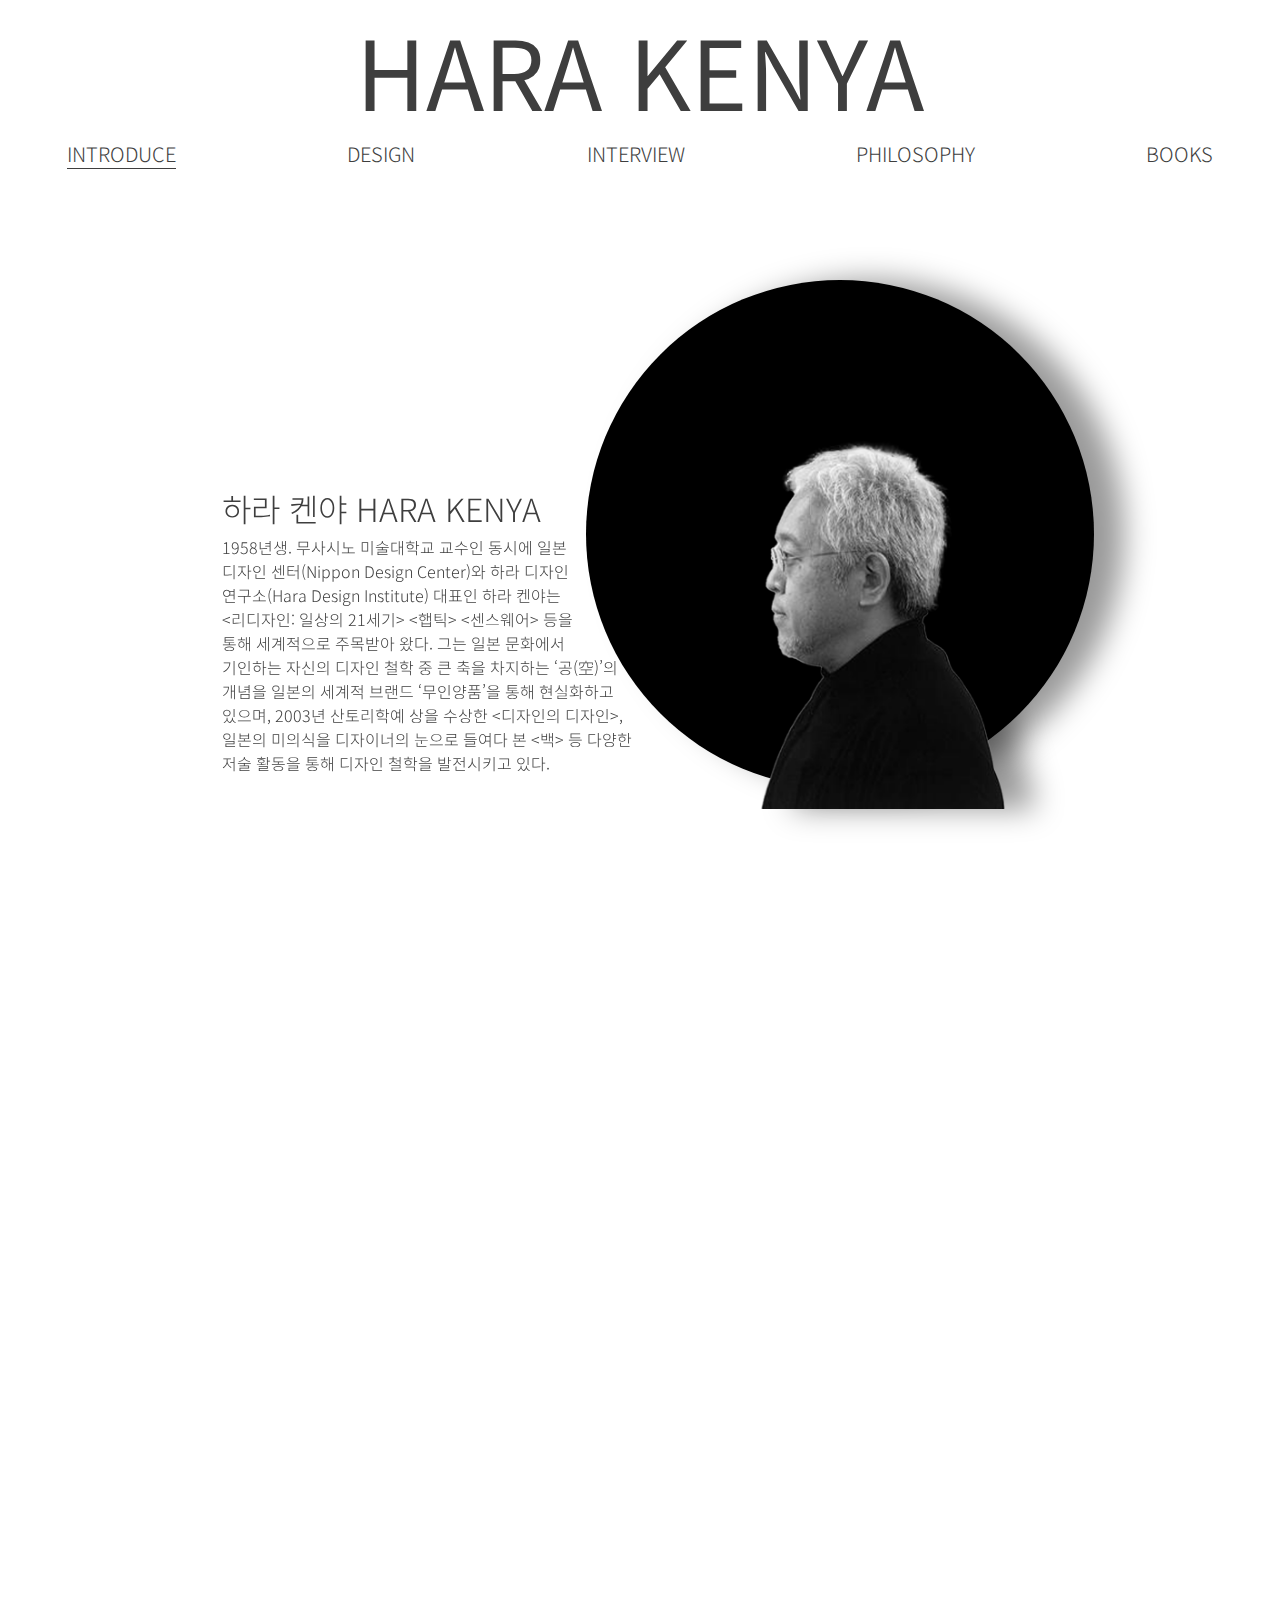
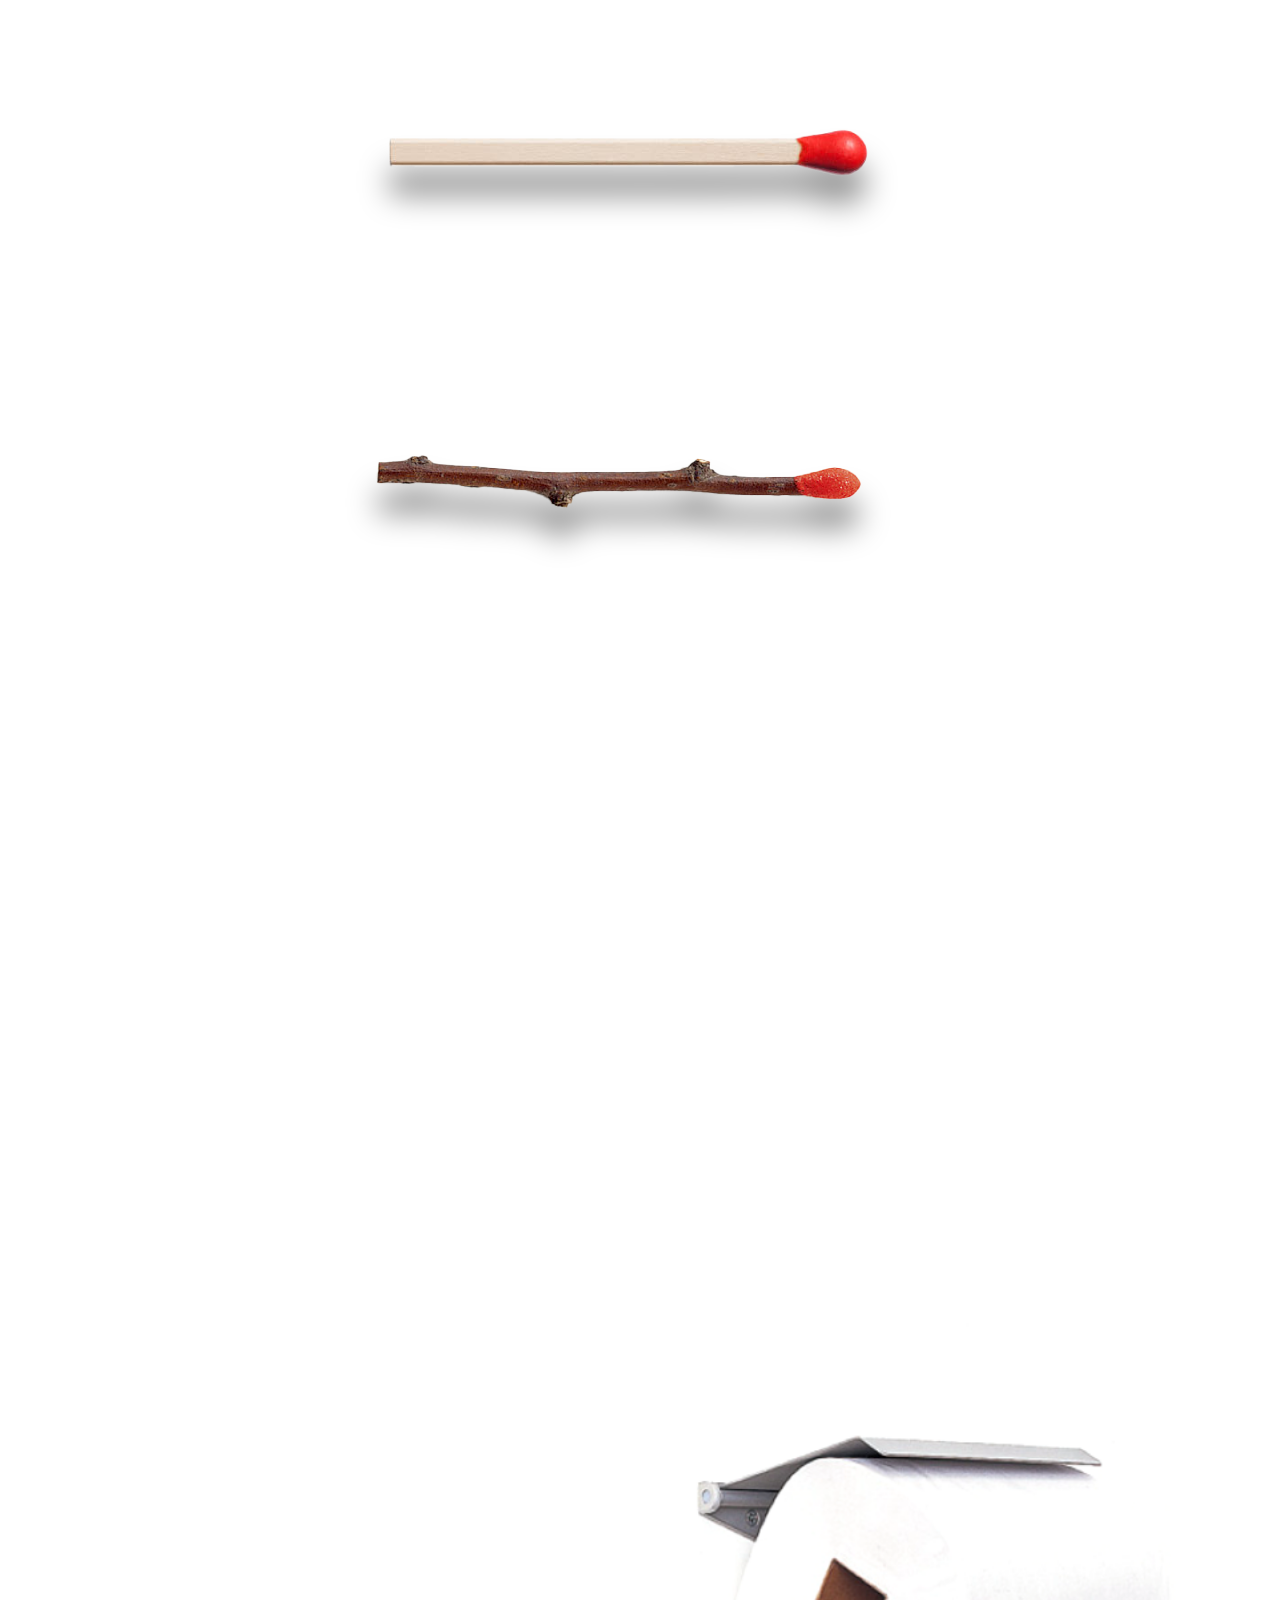
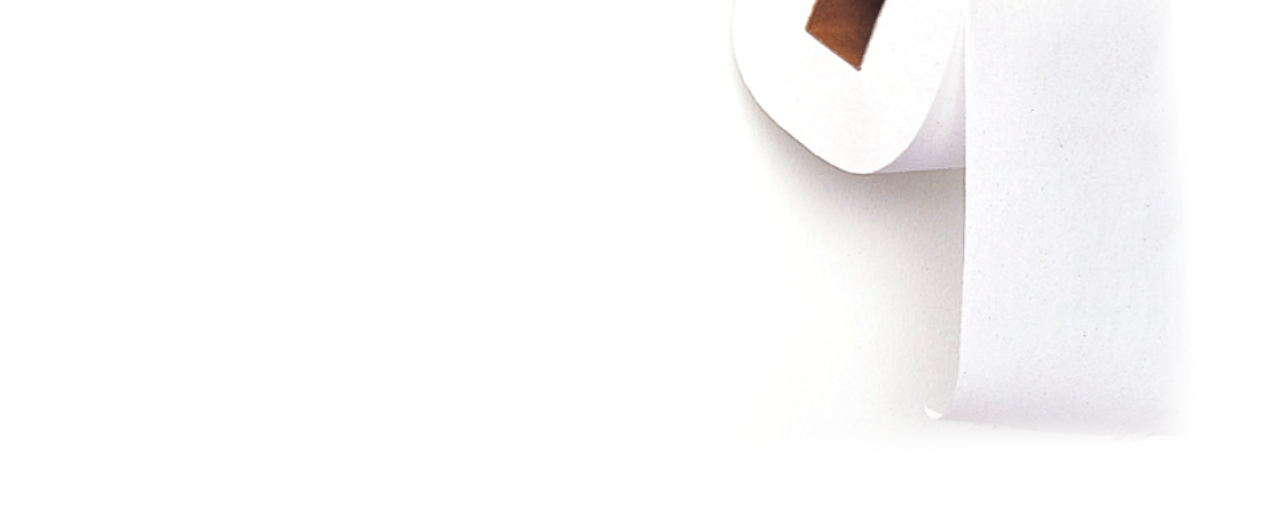
<file: pg_01.html>
<!DOCTYPE html>
<html lang="ko">
<head>
    <meta charset="UTF-8">
    <meta name="viewport" content="width=device-width, initial-scale=1.0">
    <title>Hara kenya INTRODUCE</title>
    <link rel="stylesheet" href="pg_style.css">
    <link href="https://unpkg.com/aos@2.3.1/dist/aos.css" rel="stylesheet">
    <link rel="website icon" type="png" href="img/favicon1.png">
    <link rel="preconnect" href="https://fonts.googleapis.com">
    <link rel="preconnect" href="https://fonts.gstatic.com" crossorigin>
    <link href="https://fonts.googleapis.com/css2?family=Noto+Sans+JP:wght@100;200;300;400;500;600;700;800;900&family=Noto+Sans+KR:wght@100;200;300;400;500;600;700;800;900&family=Rufina:wght@400;700&display=swap" rel="stylesheet">
</head>
<body>
<div class="wrapall">
    <header>
        <ul>
            <li><a href="index.html">HARA KENYA</a></li>
        </ul>
</header>
    <nav>
        <ul>
            <li><a href="pg_01.html" style="border-bottom: 1px solid #3E3E3E;">INTRODUCE</a></li>
            <li><a href="pg_02.html">DESIGN</a></li>
            <li><a href="pg_03.html">INTERVIEW</a></li>
            <li><a href="pg_04.html">PHILOSOPHY</a></li>
            <li><a href="pg_05.html">BOOKS</a></li>
        </ul>
    </nav>
<section>
    
    <div class="wrap1">
        
        <div class="box1" data-aos="zoom-in"
        data-aos-duration="2000"> 
            <img src="img/cercle_01.png" alt="">
        </div>
        <div class="box2">
            <img src="img/pg01_img01.png" alt="">
        </div>
        <div class="tex1">
            하라 켄야 HARA KENYA
        </div>
        <div class="tex2">
            1958년생. 무사시노 미술대학교 교수인 동시에 일본 <br>
디자인 센터(Nippon Design Center)와 하라 디자인 <br>
연구소(Hara Design Institute) 대표인 하라 켄야는 <br>
<리디자인: 일상의 21세기> <햅틱> <센스웨어> 등을 <br>
통해 세계적으로 주목받아 왔다. 그는 일본 문화에서 <br>
기인하는 자신의 디자인 철학 중 큰 축을 차지하는 ‘공(空)’의 <br>
개념을 일본의 세계적 브랜드 ‘무인양품’을 통해 현실화하고 <br>
있으며, 2003년 산토리학예 상을 수상한 <디자인의 디자인>, <br>
일본의 미의식을 디자이너의 눈으로 들여다 본 <백> 등 다양한 <br>
저술 활동을 통해 디자인 철학을 발전시키고 있다.<br>
        </div>

    </div>
    <div class="wrap2">
        <div class="box3"><img src="img/pg01_img02.png" alt=""></div>
        <div class="tex4" data-aos="fade-up"
        data-aos-duration="1500">デザインは、形や素材の斬新さで聴衆を驚かせる行為ではありません。</div>
        <div class="tex5" data-aos="fade-up"
        data-aos-duration="1500">디자인은 형태나 재료의 참신함으로 청중을 놀라게 하는 행위가 아닙니다. </div>
        <div class="tex6" data-aos="fade-up"
        data-aos-duration="1500">それは、日常生活のごくありふれた隙間から驚くべきアイデアを繰り返し抽出する独創性です。</div>
        <div class="tex7" data-aos="fade-up"
        data-aos-duration="1500">일상생활의 평범함 속에서 놀라운 아이디어를 반복적으로 뽑아내는 것이 바로 독창성입니다.</div>
    </div>
    <div class="wrap3">
        <div class="box4"><img src="img/backimg04.png" alt=""></div>
        <div class="tex8" data-aos="fade-down"
        data-aos-duration="1500"> 하라 켄야는 일본의 그래픽 디자이너·무사시노 미술대학 교수·일본 디자인센터<br> 대표이다. 오카야마현 오카야마시 출신으로, 히로니시 초등학교, 아사히나카 초 <br>등학교, 오카야마현 타치오카산조산 고등학교를 거치고, 1983년 무사시노 미술 <br>대학 대학원에서 디자인 전공을 수료했다. 같은 해 일본 디자인 센터에 입사하여 <br> 활동하였다. 2001년부터 무인양품(Muji)에서 아트 디렉터로 활동하고 있다. 무 <br>사시노 미술대학에는 2003년 4월 1일에 착임했으며 커뮤니케이션 디자인, 디자 <br>인 론, 그래픽 디자인, 공간 디자인, 브랜딩, 광고 디자인, 포장 디자인, 편집 디자 <br>인을 아우르는 디자인 영역을 커뮤니케이션의 관점에서 종합해나가는 프로젝트 <br>를 진행하고 있다.</div>
        <div class="tex9" data-aos="fade-down"
        data-aos-duration="1500"> 그는 익숙한 것을 미지화하여 새롭게 탐구하는 것도 창조라고 보았다. 새로움은<br> 없던 것을 창조하는 것이 아니라 이미 있는 것에서 앎이 미치지 못했던 부분을 깨 <br>닫고 새롭게 인식하는 것이라고 하였다.</div>
    </div>
</section>
<footer>

</footer>
</div>
</body>

<script src="https://unpkg.com/aos@2.3.1/dist/aos.js"></script>
<script>
    AOS.init();
  </script>
</html>
</file>
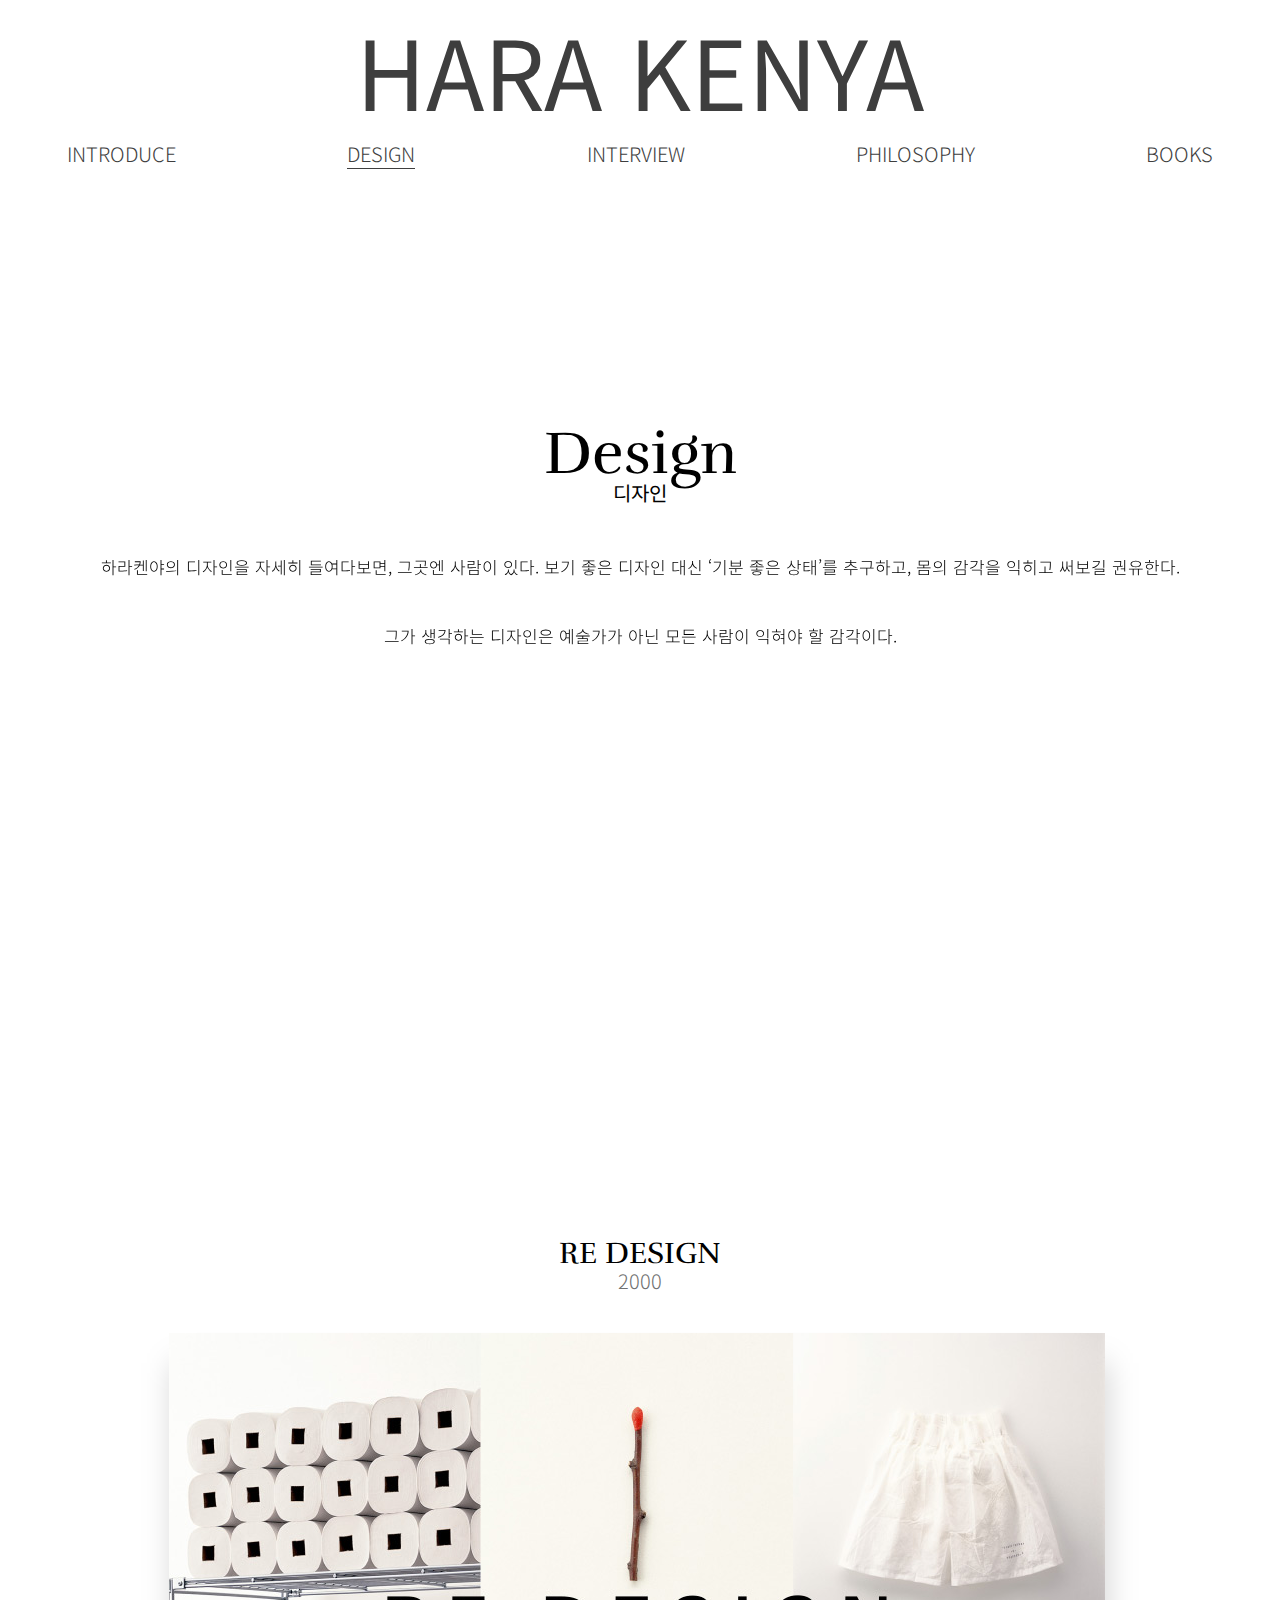
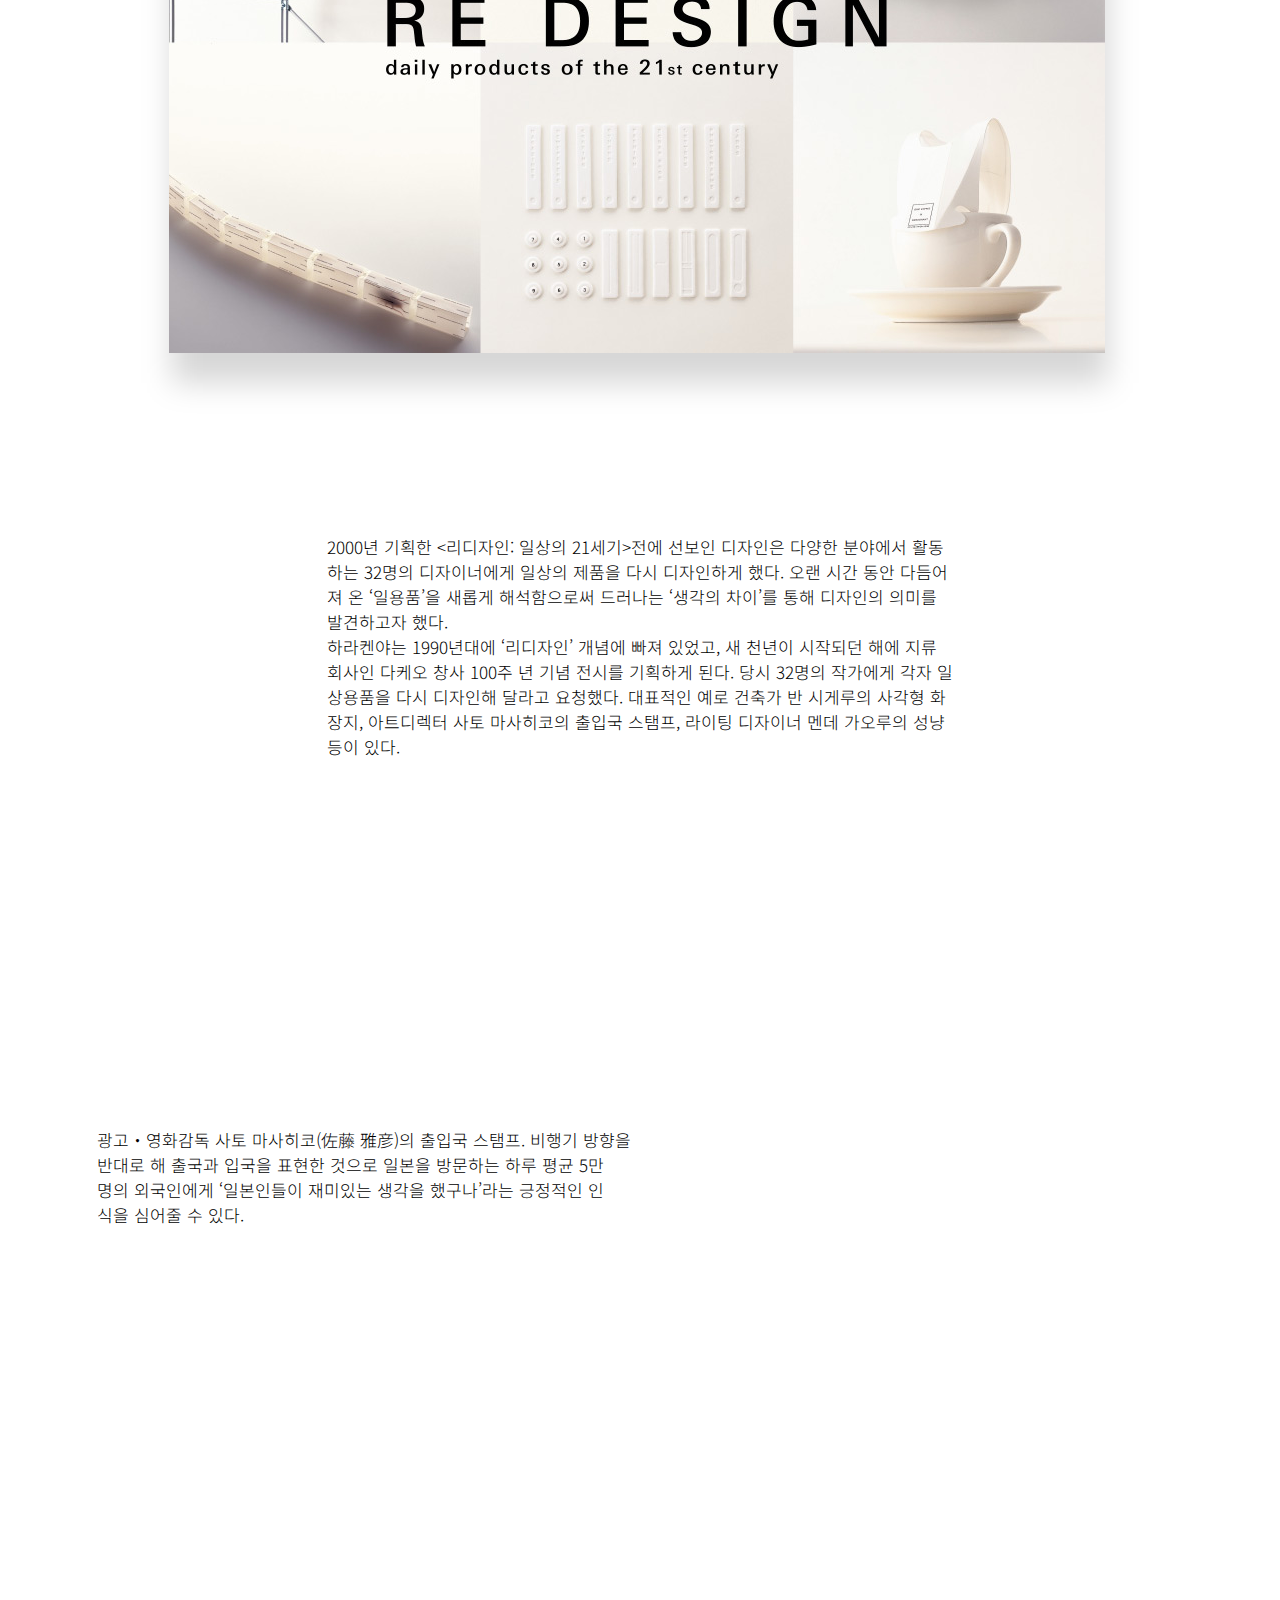
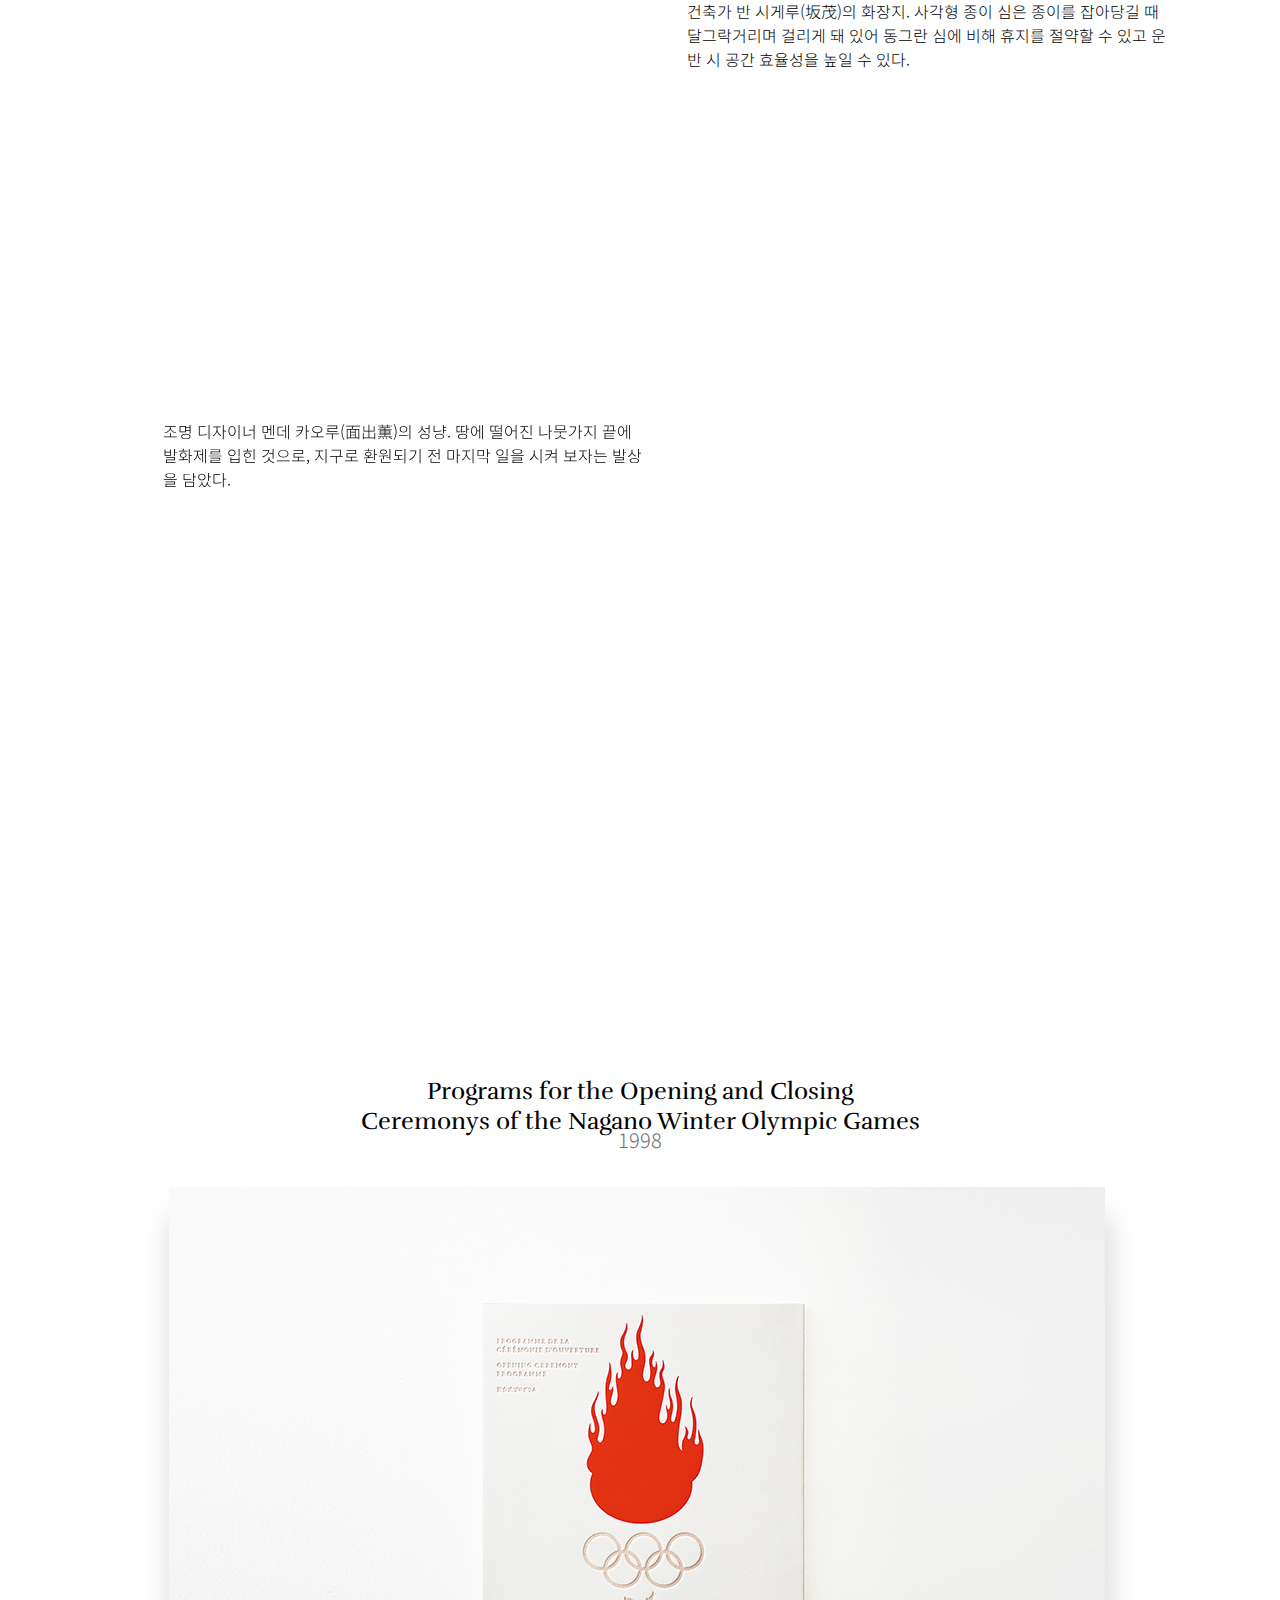
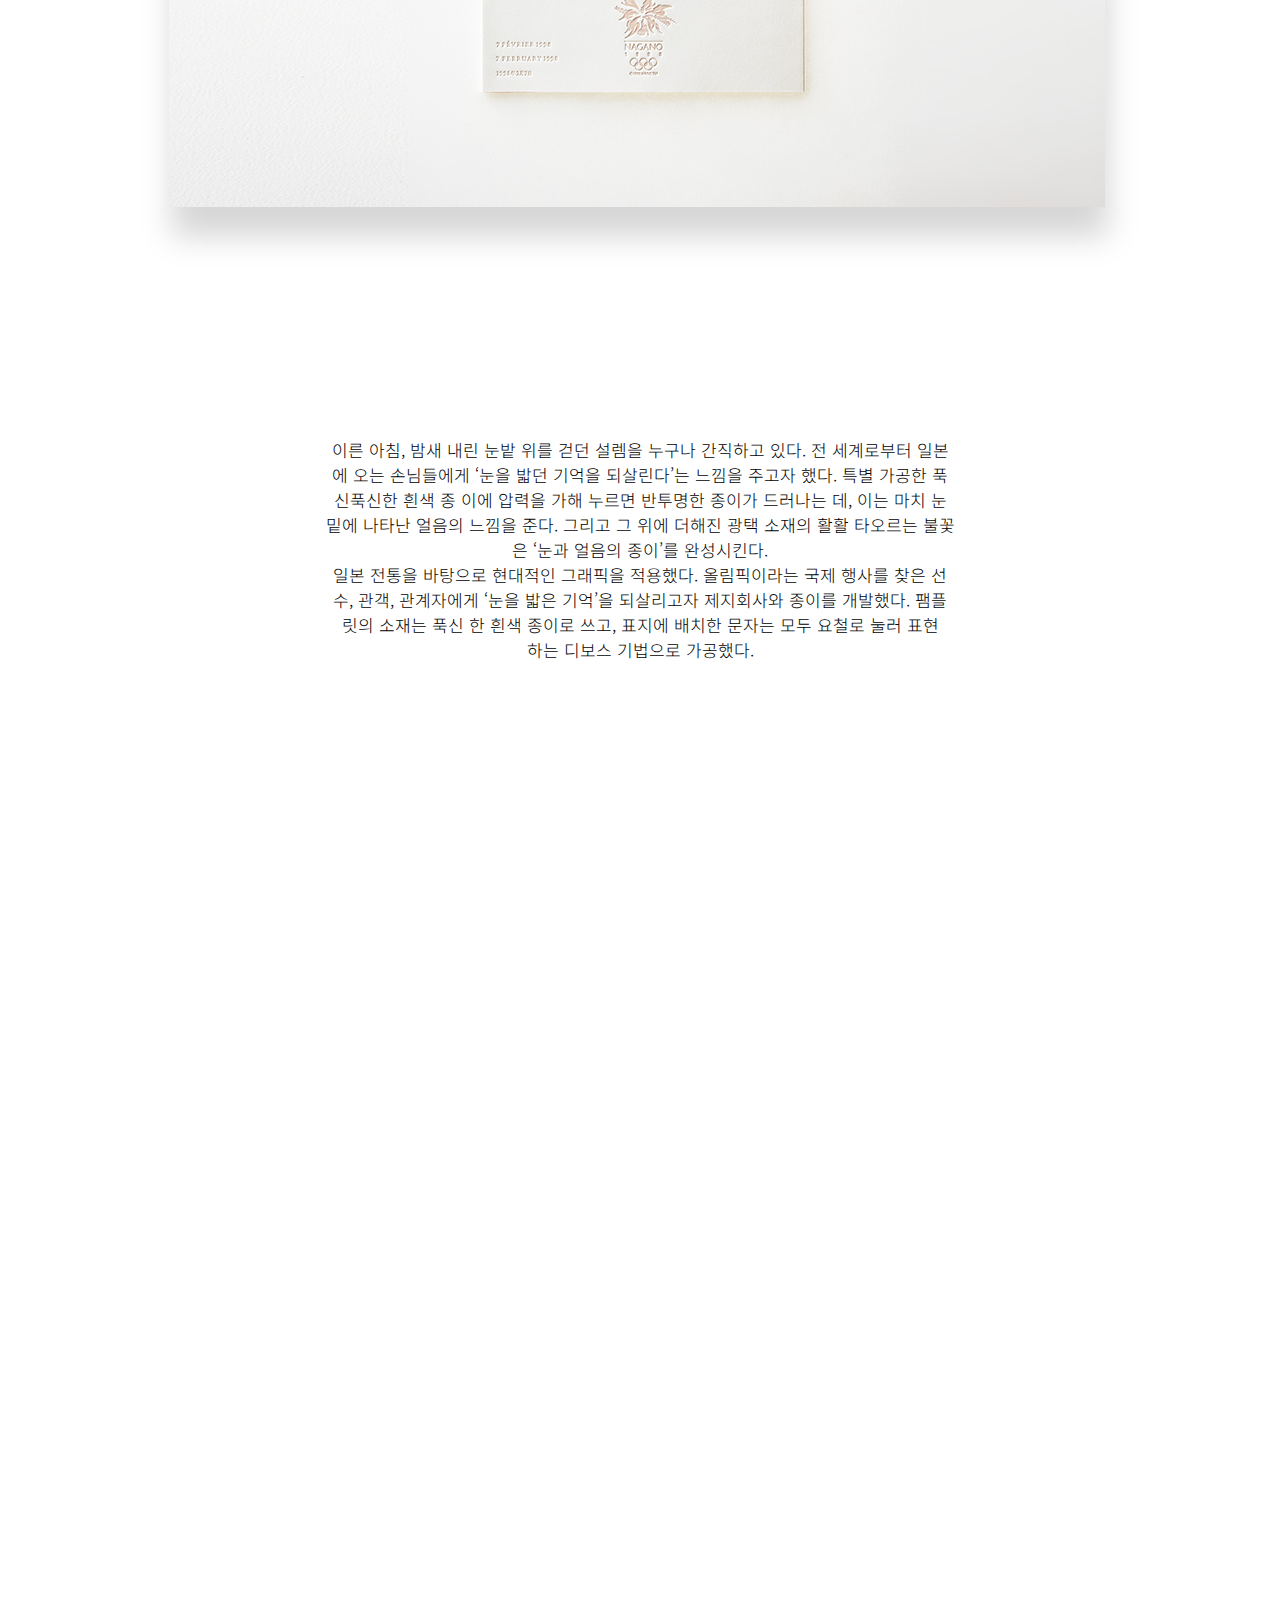
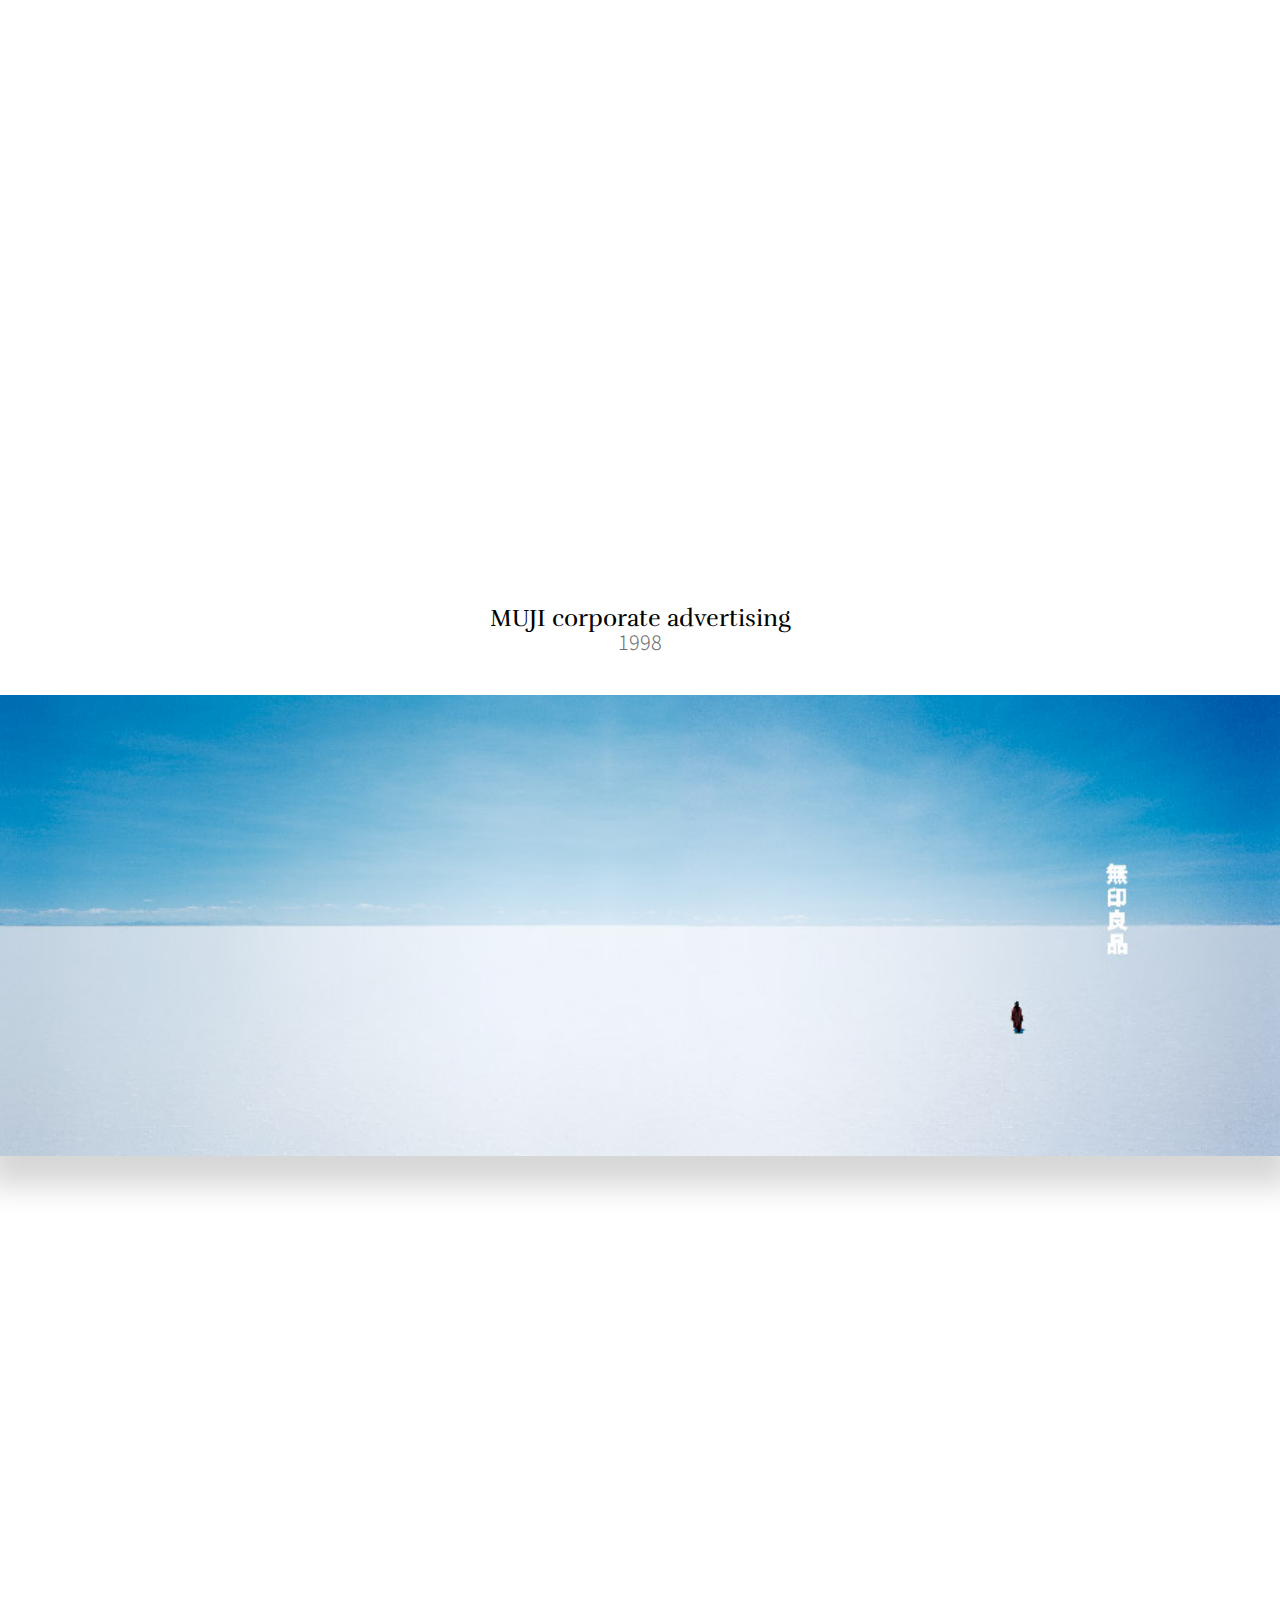
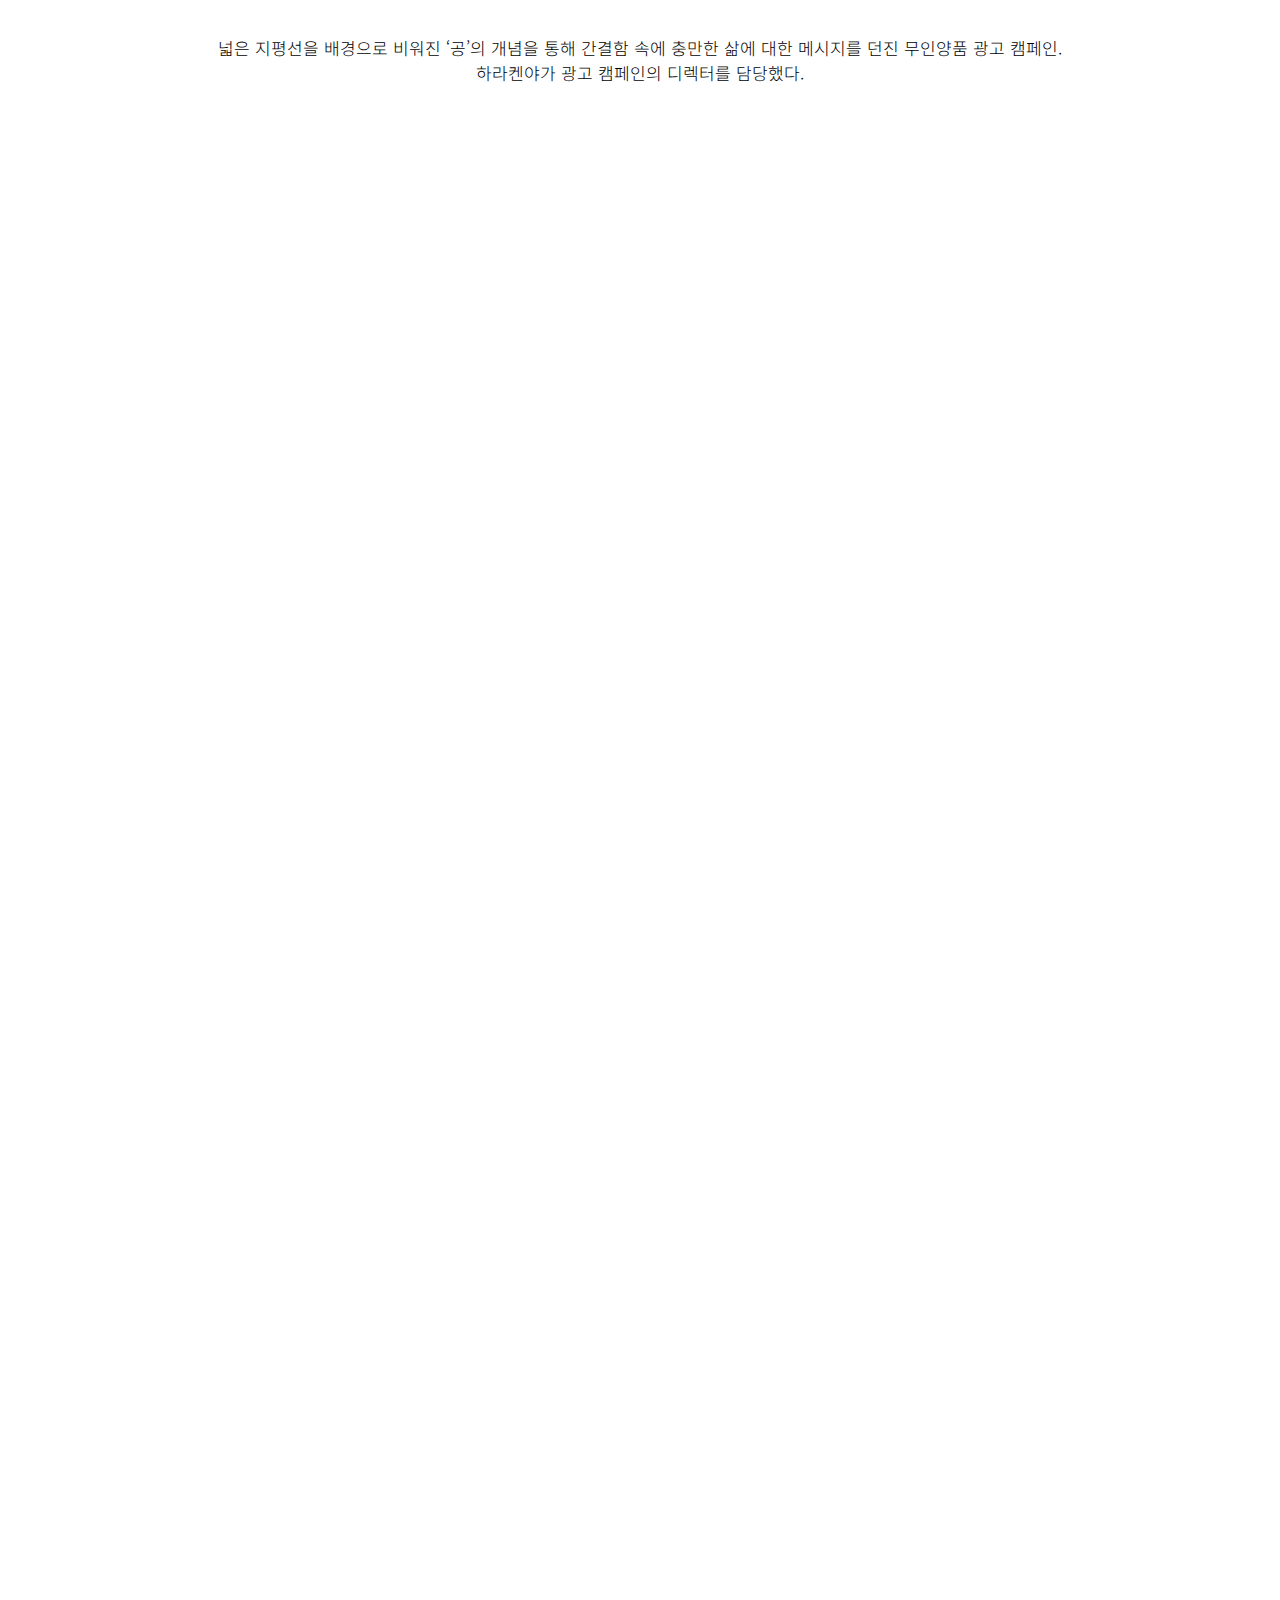
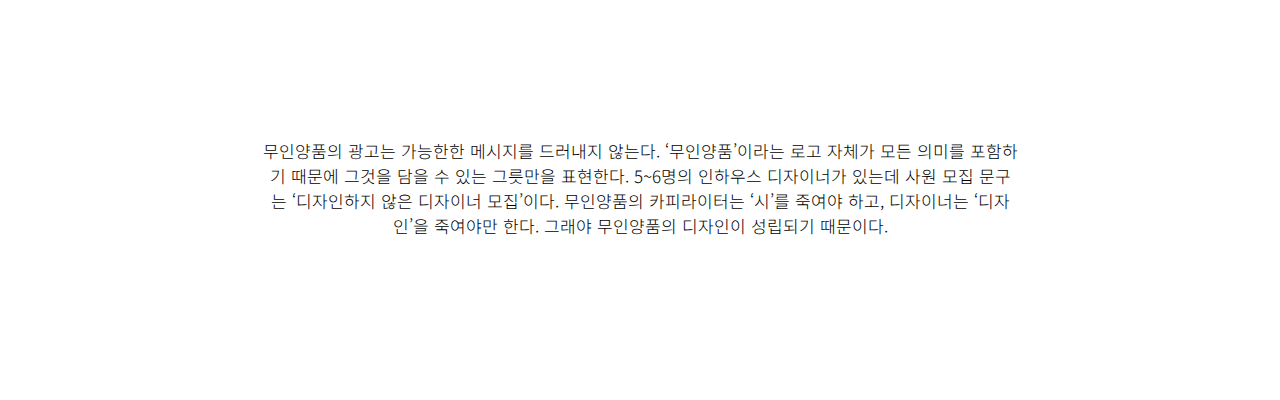
<file: pg_02.html>
<!DOCTYPE html>
<html lang="ko">
<head>
    <meta charset="UTF-8">
    <meta name="viewport" content="width=device-width, initial-scale=1.0">
    <title>Hara kenya DESIGN</title>
    <link rel="stylesheet" href="pg2_style.css">
    <link href="https://unpkg.com/aos@2.3.1/dist/aos.css" rel="stylesheet">
    <link rel="website icon" type="png" href="img/favicon1.png">
    <link rel="preconnect" href="https://fonts.googleapis.com">
    <link rel="preconnect" href="https://fonts.gstatic.com" crossorigin>
    <link href="https://fonts.googleapis.com/css2?family=Noto+Sans+JP:wght@100;200;300;400;500;600;700;800;900&family=Noto+Sans+KR:wght@100;200;300;400;500;600;700;800;900&family=Rufina:wght@400;700&display=swap" rel="stylesheet">
</head>
<body>
    <div class="wrapall">
    <header>
        <ul>
        <li><a href="index.html">HARA KENYA</a></li>
        </ul>
</header>
    <nav>
        <ul>
            <li><a href="pg_01.html">INTRODUCE</a></li>
            <li><a href="pg_02.html" style="border-bottom: 1px solid #3E3E3E;">DESIGN</a></li>
            <li><a href="pg_03.html">INTERVIEW</a></li>
            <li><a href="pg_04.html">PHILOSOPHY</a></li>
            <li><a href="pg_05.html">BOOKS</a></li>
        </ul>
    </nav>
<section>
    <div class="wrap1">
        <div class="tex1">Design</div>
        <div class="tex2">디자인</div>
        <div class="tex3" data-aos="fade-up"
        data-aos-anchor-placement="center-bottom"
        data-aos-duration="2000">하라켄야의 디자인을 자세히 들여다보면, 그곳엔 사람이 있다. 보기 좋은 디자인 대신 ‘기분 좋은 상태’를 추구하고, 몸의 감각을 익히고 써보길 권유한다.</div>
        <div class="tex4" data-aos="fade-up"
        data-aos-anchor-placement="center-bottom"
        data-aos-duration="2000">그가 생각하는 디자인은 예술가가 아닌 모든 사람이 익혀야 할 감각이다.</div>
    </div>
    <div class="wrap2">
        <div class="tex5">RE DESIGN</div>
        <div class="tex6">2000</div>
        <div class="box1" data-aos="zoom-in"
        data-aos-duration="1000"><img src="img/design01_1.png" alt=""></div>
        <div class="box2" data-aos="zoom-in"
        data-aos-duration="900"><img src="img/design01_2.png" alt=""></div>
        <div class="box3" data-aos="zoom-in"
        data-aos-duration="500"><img src="img/desgin01_03.png" alt=""></div>
        <div class="box4" data-aos="zoom-in"
        data-aos-duration="700"><img src="img/design01_04.png" alt=""></div>
        <div class="box5"><img src="img/design01.png" alt=""></div>
        <div class="tex7">2000년 기획한 <리디자인: 일상의 21세기>전에 선보인 디자인은 다양한 분야에서 활동 <br>하는 32명의 디자이너에게 일상의 제품을 다시 디자인하게 했다. 오랜 시간 동안 다듬어 <br>져 온 ‘일용품’을 새롭게 해석함으로써 드러나는 ‘생각의 차이’를 통해 디자인의 의미를 <br>발견하고자 했다. <br>
            하라켄야는 1990년대에 ‘리디자인’ 개념에 빠져 있었고, 새 천년이 시작되던 해에 지류 <br> 회사인 다케오 창사 100주 년 기념 전시를 기획하게 된다. 당시 32명의 작가에게 각자 일 <br>상용품을 다시 디자인해 달라고 요청했다. 대표적인 예로 건축가 반 시게루의 사각형 화 <br>장지, 아트디렉터 사토 마사히코의 출입국 스탬프, 라이팅 디자이너 멘데 가오루의 성냥 <br> 등이 있다.</div>
        <div class="box6" data-aos="fade-left"
        data-aos-duration="1500"><img src="img/design02.png" alt=""></div>
        <div class="tex8">광고・영화감독 사토 마사히코(佐藤 雅彦)의 출입국 스탬프. 비행기 방향을<br> 반대로 해 출국과 입국을 표현한 것으로 일본을 방문하는 하루 평균 5만<br> 명의 외국인에게 ‘일본인들이 재미있는 생각을 했구나’라는 긍정적인 인 <br>식을 심어줄 수 있다.</div>
        <div class="box7" data-aos="fade-right"
        data-aos-duration="1500"><img src="img/design03.png" alt=""></div>
        <div class="tex9">건축가 반 시게루(坂茂)의 화장지. 사각형 종이 심은 종이를 잡아당길 때<br> 달그락거리며 걸리게 돼 있어 동그란 심에 비해 휴지를 절약할 수 있고 운 <br>반 시 공간 효율성을 높일 수 있다.</div>
        <div class="box8" data-aos="fade-left"
        data-aos-duration="1500"><img src="img/design04.png" alt=""></div>
        <div class="tex10">조명 디자이너 멘데 카오루(面出薫)의 성냥. 땅에 떨어진 나뭇가지 끝에 <br> 발화제를 입힌 것으로, 지구로 환원되기 전 마지막 일을 시켜 보자는 발상 <br>을 담았다.</div>
        <div class="tex11">Programs for the Opening and Closing <br>
            Ceremonys of the Nagano Winter Olympic Games</div>
        <div class="tex12">1998</div>
        <div class="box10" data-aos="fade-right"
        data-aos-duration="1500"><img src="img/design05_1.png" alt=""></div>
        <div class="box11" data-aos="fade-left"
        data-aos-duration="1500"><img src="img/design05_2.png" alt=""></div>
        <div class="box9"><img src="img/design05.png" alt=""></div>
        <div class="tex13">이른 아침, 밤새 내린 눈밭 위를 걷던 설렘을 누구나 간직하고 있다. 전 세계로부터 일본 <br>에 오는 손님들에게 ‘눈을 밟던 기억을 되살린다’는 느낌을 주고자 했다. 특별 가공한 푹 <br>신푹신한 흰색 종 이에 압력을 가해 누르면 반투명한 종이가 드러나는 데, 이는 마치 눈 <br> 밑에 나타난 얼음의 느낌을 준다. 그리고 그 위에 더해진 광택 소재의 활활 타오르는 불꽃 <br>은 ‘눈과 얼음의 종이’를 완성시킨다. <br>
            일본 전통을 바탕으로 현대적인 그래픽을 적용했다. 올림픽이라는 국제 행사를 찾은 선 <br>수, 관객, 관계자에게 ‘눈을 밟은 기억’을 되살리고자 제지회사와 종이를 개발했다. 팸플 <br>릿의 소재는 푹신 한 흰색 종이로 쓰고, 표지에 배치한 문자는 모두 요철로 눌러 표현 <br>하는 디보스 기법으로 가공했다.</div>
            <div class="box12" data-aos="fade-up"
            data-aos-duration="1500"><img src="img/design06_1.png" alt=""></div>
            <div class="box13" data-aos="fade-up"
            data-aos-duration="2500"><img src="img/design06_2.png" alt=""></div>
            <div class="box14" data-aos="fade-up"
            data-aos-duration="3500"><img src="img/design06_3.png" alt=""></div>
            <div class="box15" data-aos="fade-up"
            data-aos-duration="4500"><img src="img/design06_4.png" alt=""></div>
        <div class="tex14">MUJI corporate advertising</div>
        <div class="tex15">1998</div>
        <div class="box17" data-aos="zoom-in"
        data-aos-duration="1000"><img src="img/design07_1.png" alt=""></div>
        <div class="box18" data-aos="zoom-in"
        data-aos-duration="1000"><img src="img/design07_2.png" alt=""></div>
        <div class="box19" data-aos="zoom-in"
        data-aos-duration="1000"><img src="img/design07_3.png" alt=""></div>
        <div class="box20" data-aos="zoom-in"
        data-aos-duration="1000"><img src="img/design07_4.png" alt=""></div>
        <div class="box16"><img src="img/design07.png" alt=""></div>
        <div class="tex16">넓은 지평선을 배경으로 비워진 ‘공’의 개념을 통해 간결함 속에 충만한 삶에 대한 메시지를 던진 무인양품 광고 캠페인. <br> 하라켄야가 광고 캠페인의 디렉터를 담당했다.</div>
        <div class="box21" data-aos="fade-up"
        data-aos-duration="1000"><img src="img/design08_1.png" alt=""></div>
        <div class="box22" data-aos="fade-up"
        data-aos-duration="1000"><img src="img/design08_2.png" alt=""></div>
        <div class="box23" data-aos="fade-up"
        data-aos-duration="1000"><img src="img/design08_3.png" alt=""></div>
        <div class="box24" data-aos="fade-up"
        data-aos-duration="1000"><img src="img/design08_4.png" alt=""></div>
        <div class="tex17">무인양품의 광고는 가능한한 메시지를 드러내지 않는다. ‘무인양품’이라는 로고 자체가 모든 의미를 포함하 <br>기 때문에 그것을 담을 수 있는 그릇만을 표현한다. 5~6명의 인하우스 디자이너가 있는데 사원 모집 문구 <br>는 ‘디자인하지 않은 디자이너 모집’이다. 무인양품의 카피라이터는 ‘시’를 죽여야 하고, 디자이너는 ‘디자 <br>인’을 죽여야만 한다. 그래야 무인양품의 디자인이 성립되기 때문이다.</div>


    </div>
</section>
<footer>

</footer>
</div>
</body>

<script src="https://unpkg.com/aos@2.3.1/dist/aos.js"></script>
<script>
    AOS.init();
  </script>
</html>
</file>
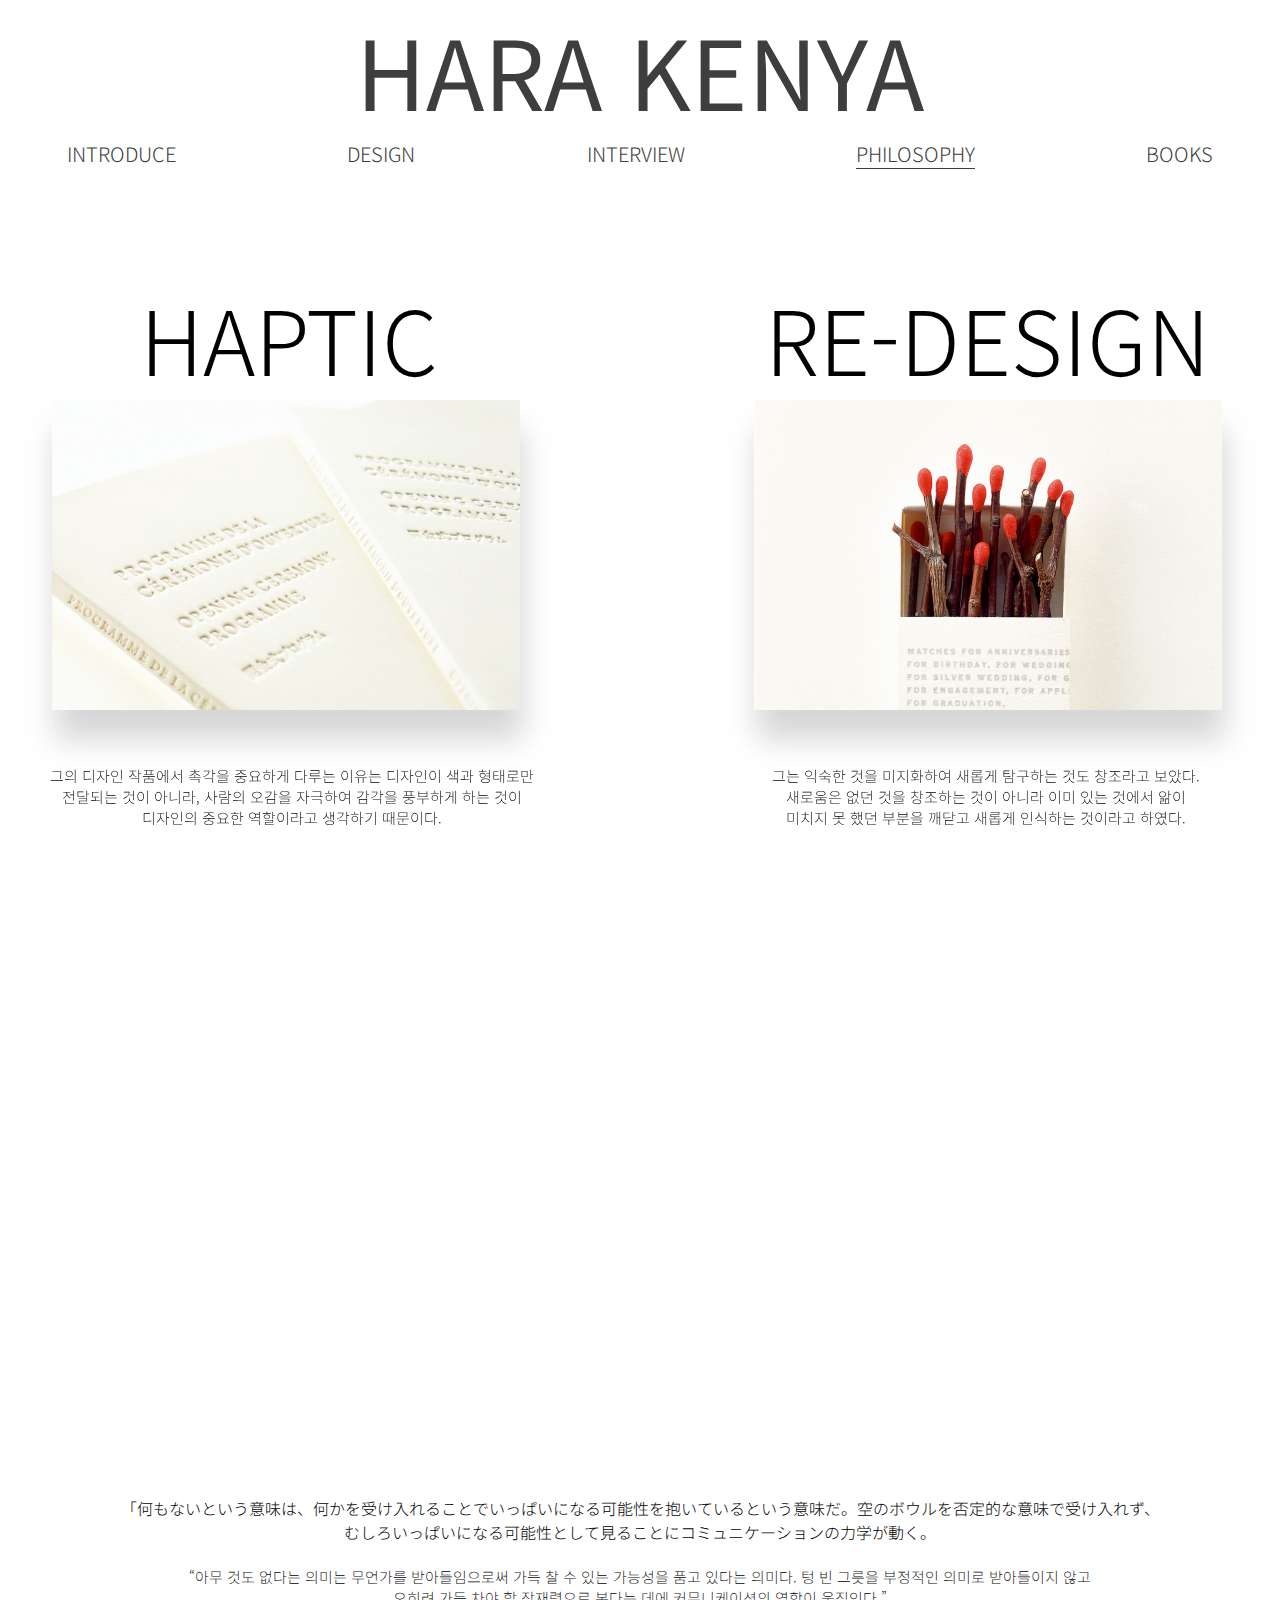
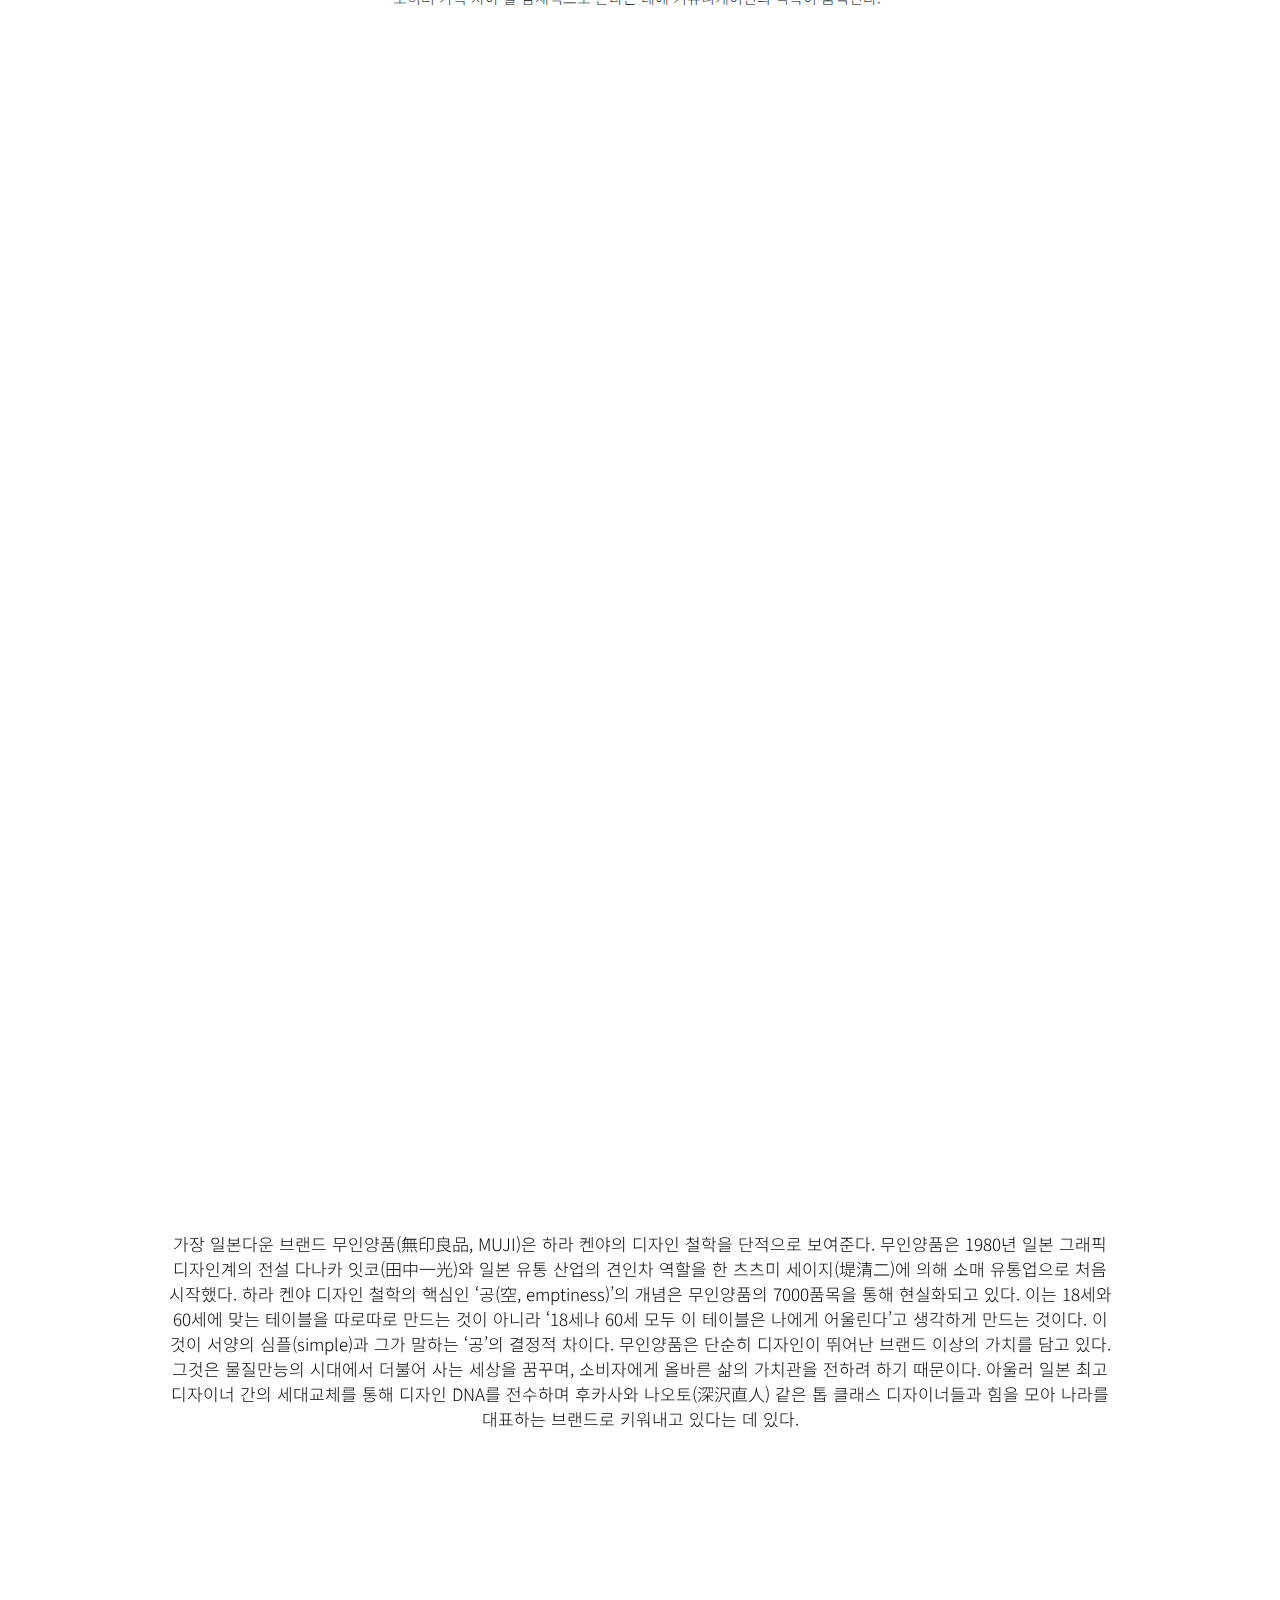
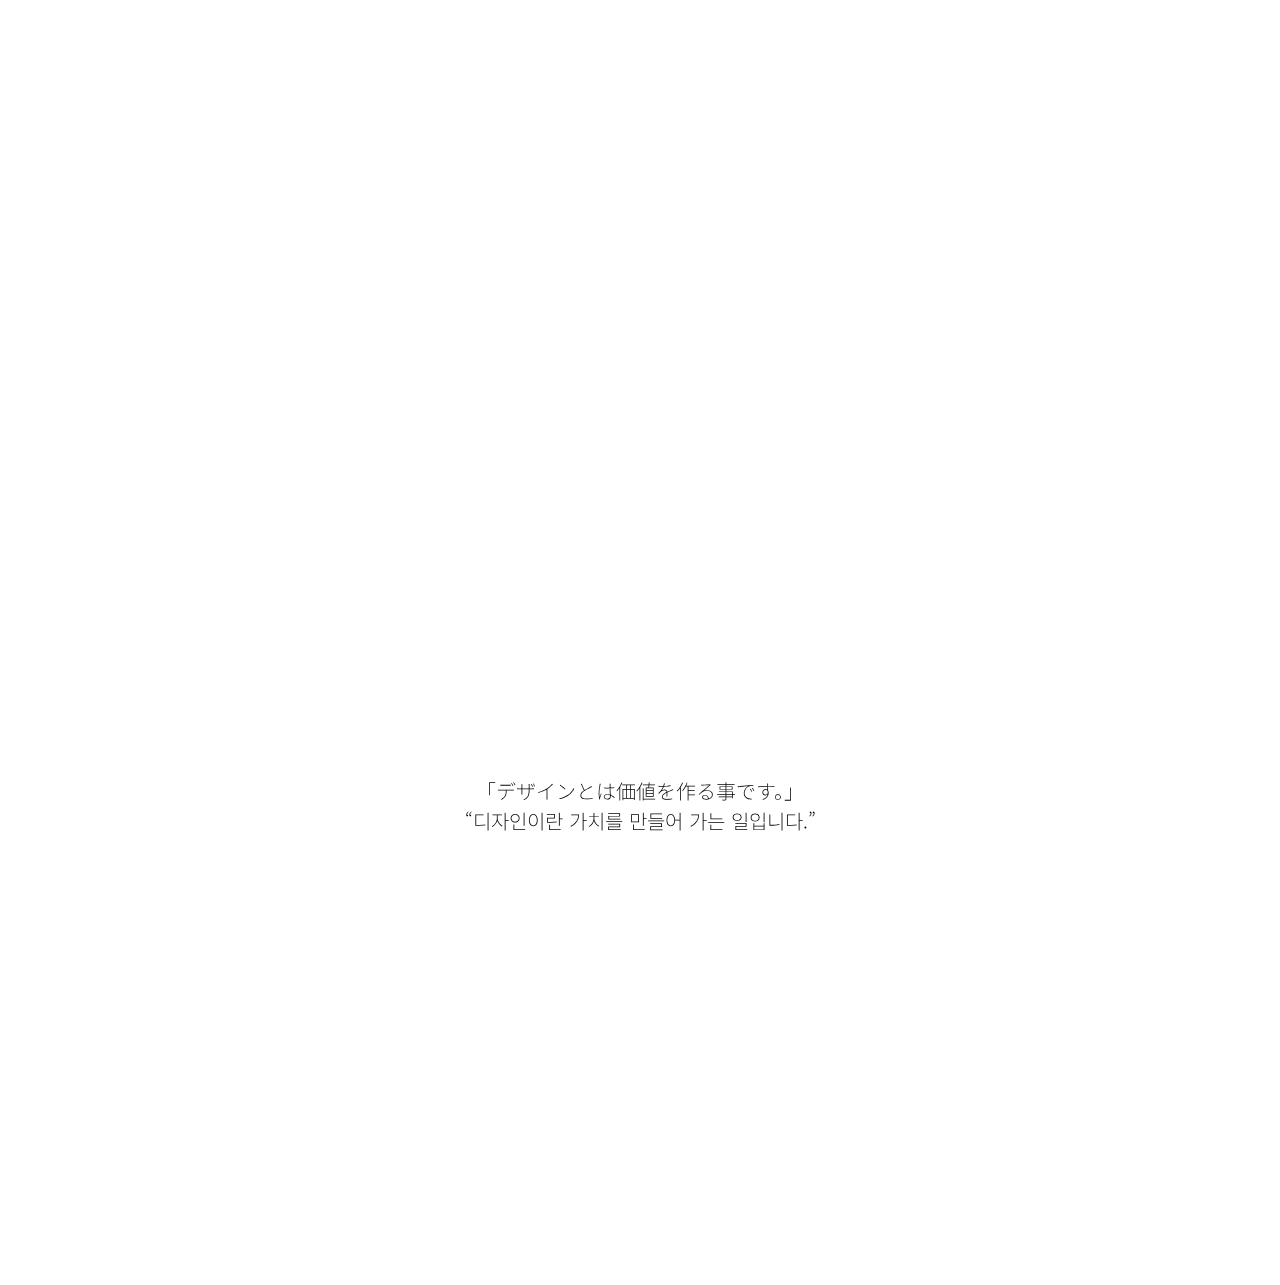
<file: pg_04.html>
<!DOCTYPE html>
<html lang="ko">
<head>
    <meta charset="UTF-8">
    <meta name="viewport" content="width=device-width, initial-scale=1.0">
    <title>Hara kenya PHILOSOPHY</title>
    <link rel="stylesheet" href="pg4_style.css">
    <link href="https://unpkg.com/aos@2.3.1/dist/aos.css" rel="stylesheet">
    <link rel="website icon" type="png" href="img/favicon1.png">
    <link rel="preconnect" href="https://fonts.googleapis.com">
    <link rel="preconnect" href="https://fonts.gstatic.com" crossorigin>
    <link href="https://fonts.googleapis.com/css2?family=Noto+Sans+JP:wght@100;200;300;400;500;600;700;800;900&family=Noto+Sans+KR:wght@100;200;300;400;500;600;700;800;900&family=Rufina:wght@400;700&display=swap" rel="stylesheet">
</head>
<body>
<div class="wrapall">
    <header>
        <ul>
            <li><a href="index.html">HARA KENYA</a></li>
        </ul>
</header>
    <nav>
        <ul>
            <li><a href="pg_01.html">INTRODUCE</a></li>
            <li><a href="pg_02.html">DESIGN</a></li>
            <li><a href="pg_03.html" >INTERVIEW</a></li>
            <li><a href="pg_04.html" style="border-bottom: 1px solid #3E3E3E;">PHILOSOPHY</a></li>
            <li><a href="pg_05.html">BOOKS</a></li>
            
        </ul>
    </nav>
<section>
    
    <div class="wrap1">
        <div class="tex1" data-aos="fade-up"
        data-aos-duration="1500">HAPTIC</div>
        <div class="tex2" data-aos="fade-up"
        data-aos-duration="1500">RE-DESIGN</div>

        <div class="box1" ><img src="img/muji_1.png" alt=""></div>
        <div class="box2" ><img src="img/muji_2.png" alt=""></div>
        <div class="tex8">그의 디자인 작품에서 촉각을 중요하게 다루는 이유는 디자인이 색과 형태로만 <br>
            전달되는 것이 아니라, 사람의 오감을 자극하여 감각을 풍부하게 하는 것이<br>
           디자인의 중요한 역할이라고 생각하기 때문이다.</div>
           <div class="tex9">그는 익숙한 것을 미지화하여 새롭게 탐구하는 것도 창조라고 보았다. <br>
            새로움은 없던 것을 창조하는 것이 아니라 이미 있는 것에서 앎이 <br>
            미치지 못 했던 부분을 깨닫고 새롭게 인식하는 것이라고 하였다.</div>
        <div class="tex3">「何もないという意味は、何かを受け入れることでいっぱいになる可能性を抱いているという意味だ。空のボウルを否定的な意味で受け入れず、<br>
            むしろいっぱいになる可能性として見ることにコミュニケーションの力学が動く。</div>
        <div class="tex4">“아무 것도 없다는 의미는 무언가를 받아들임으로써 가득 찰 수 있는 가능성을 품고 있다는 의미다. 텅 빈 그릇을 부정적인 의미로 받아들이지 않고 <br>
            오히려 가득 차야 할 잠재력으로 본다는 데에 커뮤니케이션의 역학이 움직인다.”</div> 
         <div class="box3" data-aos="flip-left"
         data-aos-easing="ease-out-cubic"
         data-aos-duration="2000"><img src="img/muji.png" alt=""></div>
         <div class="wrap2">
            <div class="tex5">가장 일본다운 브랜드 무인양품(無印良品, MUJI)은 하라 켄야의 디자인 철학을 단적으로 보여준다. 무인양품은 1980년 일본 그래픽 디자인계의 전설 다나카 잇코(田中一光)와 일본 유통 산업의 견인차 역할을 한 츠츠미 세이지(堤清二)에 의해 소매 유통업으로 처음 시작했다. 하라 켄야 디자인 철학의 핵심인 ‘공(空,  emptiness)’의 개념은 무인양품의 7000품목을 통해 현실화되고 있다. 이는 18세와 60세에 맞는 테이블을 따로따로 만드는 것이 아니라 ‘18세나 60세 모두 이 테이블은 나에게 어울린다’고 생각하게 만드는 것이다. 이것이 서양의 심플(simple)과 그가 말하는 ‘공’의 결정적 차이다. 무인양품은 단순히 디자인이 뛰어난 브랜드 이상의 가치를 담고 있다. 그것은 물질만능의 시대에서 더불어 사는 세상을 꿈꾸며, 소비자에게 올바른 삶의 가치관을 전하려 하기 때문이다. 아울러 일본 최고 디자이너 간의 세대교체를 통해 디자인 DNA를 전수하며 후카사와 나오토(深沢直人) 같은 톱 클래스 디자이너들과 힘을 모아 나라를 대표하는 브랜드로 키워내고 있다는 데 있다.</div>
            
        </div>
        <div class="tex6">「デザインとは価値を作る事です。」</div>
        <div class="tex7">“디자인이란 가치를 만들어 가는 일입니다.”</div> 
        
    </div>
</section>
<footer>

</footer>
</div>
</body>

<script src="https://unpkg.com/aos@2.3.1/dist/aos.js"></script>
<script>
    AOS.init();
  </script>
</html>
</file>
<file: pg_style.css>
*{
    margin: 0;
    padding: 0;
    text-decoration: none;
    list-style-type: none;

}
.wrapall{position: relative;
    width: 1159px;
    margin: auto;}

header{height: 139;
    background-color: none;
    display: flex;
    justify-content: center;}
header li{
    font-size: 96px;
    font-family: 'Noto Sans KR', sans-serif;
    font-weight: 400;
    color: #3E3E3E;
    
}
a:link{color: #3E3E3E;}
nav ul li a:hover{color: #3E3E3E;
border-bottom: 1px solid #3E3E3E;}
a:active{color: #3E3E3E;}
a:visited{color: #3E3E3E;}
nav{
    background-color: none;
    height: 46px;
    display: flex;
    justify-content: center;
}
nav ul{
    width: 1146px;
    display: flex;
    justify-content: space-between;
}
nav ul li a{
    font-size: 20px;
    font-family: 'Noto Sans KR', sans-serif;
    font-weight: 300;
    font-style: normal;
}
.wrap1{position: relative;
height: 888px;}
.box1{position: absolute;
    top: 50px;
    left: 510px;}
.box2{position: absolute;
    top: 88px;
    left: 352px;}
.tex1{
    position: absolute;
    font-size: 32px;
    font-family: 'Noto Sans KR', sans-serif;
    font-weight: 300;
    color: #3E3E3E;

    top: 300px;
    left: 161px;}
.tex2{
        position: absolute;
        font-size: 16px;
        font-family: 'Noto Sans KR', sans-serif;
        font-weight: 300;
        color: #3E3E3E;
    
        top: 350px;
        left: 161px;
    }
.wrap2{position: relative;
    height: 1129px;
    justify-content: center;
    display: flex;}
.box3{position: absolute;
    top: 241px;}
.tex4{
    position: absolute;
    font-size: 25px;
    font-family: 'Noto Sans JP', sans-serif;
    font-weight: 300;
    color: #454545;
    top: 559px;}
.tex5{
    position: absolute;
    font-size: 19px;
    font-family: 'Noto Sans KR', sans-serif;
    font-weight: 300;
    color: #B5B5B5;
    top: 600px;}
.tex6{
    position: absolute;
    font-size: 25px;
    font-family: 'Noto Sans JP', sans-serif;
    font-weight: 300;
    color: #454545;
    top: 866px;}
.tex7{
    position: absolute;
    font-size: 19px;
    font-family: 'Noto Sans KR', sans-serif;
    font-weight: 300;
    color: #B5B5B5;
    top: 912px;}
.wrap3{position: relative;
    height: 1473px;
    justify-content: center;
    display: flex;}
.tex8{
    position: absolute;
    font-size: -30px;
    font-family: 'Noto Sans KR', sans-serif;
    font-weight: 300;
    color: #454545;
    top: 640px;
    left: 29px;
    line-height: 40px;}
.tex9{
    position: absolute;
    font-size: -30px;
    font-family: 'Noto Sans KR', sans-serif;
    font-weight: 300;
    color: #454545;
    top: 640px;
    right: 29px;
    line-height: 40px;}
.box4{
    position: absolute;
    right: 0px;
    top: 686px;
}






        @keyframes moving1 
        {0%{margin-top: 5%;opacity: 0;}
            100%{margin-top: 0%;opacity: 1;}}
</file>
<file: pg2_style.css>
*{
    margin: 0;
    padding: 0;
    text-decoration: none;
    list-style-type: none;

}
.wrapall{position: relative;
    width: 1159px;
    height: 10000px;
    margin: auto;}

header{height: 139;
    background-color: none;
    display: flex;
    justify-content: center;}
header li{
    font-size: 96px;
    font-family: 'Noto Sans KR', sans-serif;
    font-weight: 400;
    color: #3E3E3E;
    
}
a:link{color: #3E3E3E;}
nav ul li a:hover{color: #3E3E3E;
border-bottom: 1px solid #3E3E3E;}
a:active{color: #3E3E3E;}
a:visited{color: #3E3E3E;}
nav{
    background-color: none;
    height: 46px;
    display: flex;
    justify-content: center;
}
nav ul{
    width: 1146px;
    display: flex;
    justify-content: space-between;
}
nav ul li a{
    font-size: 20px;
    font-family: 'Noto Sans KR', sans-serif;
    font-weight: 300;
    font-style: normal;
}
.wrap1{position: relative;
height: 819px;
display: flex;
justify-content: center;}
.tex1{position: absolute;
    top: 231px;
    font-family: 'Rufina', serif;
    font-style: normal;
    font-weight: 400;
    font-size: 60px;}
.tex2{position: absolute;
    top: 293px;
    font-size: 20px;
    font-family: 'Noto Sans KR', sans-serif;
    font-weight: 400;
    font-style: normal;}
.tex3{position: absolute;
    top: 369px;
    font-size: 17px;
    font-family: 'Noto Sans KR', sans-serif;
    font-weight: 300;
    font-style: normal;}
.tex4{position: absolute;
    top: 438px;
    font-size: 17px;
    font-family: 'Noto Sans KR', sans-serif;
    font-weight: 300;
    font-style: normal;}
.wrap2{height: 3089px;
    position: relative;
    display: flex;
    justify-content: center;}
.tex5{position: absolute;
    top: 231px;
    font-family: 'Rufina', serif;
    font-style: normal;
    font-weight: 400;
    font-size: 30px;}
.tex6{position: absolute;
    top: 262px;
    font-family: 'Noto Sans KR', sans-serif;
    font-style: normal;
    font-weight: 300;
    font-size: 20px;
    color: #707070;}
.box1{position: absolute;
    top: 79px;
    left: 725px;}
.box2{position: absolute;
    top: 277px;
    right: 830px;}
.box3{position: absolute;
    top: 750px;
    left: 942px;}
.box4{position: absolute;
    top: 780px;
    left: 1165px;}
.box5{position: absolute;
    top: 314px;}
.tex7{position: absolute;
    top: 1130px;
    font-size: 17px;
    font-family: 'Noto Sans KR', sans-serif;
    font-weight: 300;}
.tex8{position: absolute;
    top: 1723px;
    font-size: 17px;
    font-family: 'Noto Sans KR', sans-serif;
    font-weight: 300;
    left: 36px;
    }
.box6{position: absolute;
    top: 1485px;
    left: 500px;}
.box7{position: absolute;
    top: 1984px;
    right: 485px;}
.tex9{position: absolute;
    top: 2195px;
    left: 626px;
    font-family: 'Noto Sans KR', sans-serif;
    font-weight: 300;}
.box8{position: absolute;
    top: 2365px;
    left: 440px;}
.tex10{position: absolute;
    top: 2615px;
    left: 102px;
    font-family: 'Noto Sans KR', sans-serif;
    font-weight: 300;}
.tex11{position: absolute;
        top: 3272px;    
        font-family: 'Rufina', serif;
        font-style: normal;
        font-weight: 400;
        text-align: center;
        font-size: 24px;}
.tex12{position: absolute;
    top: 3321px;
    font-family: 'Noto Sans KR', sans-serif;
    font-style: normal;
    font-weight: 300;
    font-size: 20px;
    color: #707070;}
.box9{position: absolute;
    top: 3368px;}
.box10{position: absolute;
    top: 3297px;
    left: 950px;}
.box11{position: absolute;
    top: 3622px;
    right: 931px;}
.tex13{position: absolute;
    top: 4233px;    
    font-family: 'Noto Sans KR', sans-serif;
    font-weight: 300;
    text-align: center;
    font-size: 17px;}
.box12{position: absolute;
    top: 4697px;
    right: 00px;}
.box13{position: absolute;
    top: 4697px;
    left: 00px;}
.box14{position: absolute;
    top: 5087px;
    right: 00px;}
.box15{position: absolute;
    top: 5087px;
    left: 00px;}
.tex14{position: absolute;
    top: 5999px;    
    font-family: 'Rufina', serif;
    font-style: normal;
    font-weight: 400;
    text-align: center;
    font-size: 24px;}
.tex15{position: absolute;
    top: 6023px;
    font-family: 'Noto Sans KR', sans-serif;
    font-style: normal;
    font-weight: 300;
    font-size: 20px;
    color: #707070;}
.box16{position: absolute;
    top: 6076px;}
.box17{position: absolute;
    top: 5935px;
    left: 831px;}
.box18{position: absolute;
    top: 6185px;
    right: 831px;}
.box19{position: absolute;
    top: 5864px;
    left: 757px;}
.box20{position: absolute;
    top: 6650px;
    right: 757px;}
.tex16{position: absolute;
    top: 7031px;    
    font-family: 'Noto Sans KR', sans-serif;
    font-weight: 300;
    text-align: center;
    font-size: 17px;}
.box21{position: absolute;
    top: 7198px;}
.box22{position: absolute;
    top: 7561px;}
.box23{position: absolute;
    top: 7924px;}
.box24{position: absolute;
    top: 8287px;}
.tex17{position: absolute;
    top: 8734px;    
    font-family: 'Noto Sans KR', sans-serif;
    font-weight: 300;
    text-align: center;
    font-size: 17px;}






        




        @keyframes moving1 
        {0%{margin-top: 5%;opacity: 0;}
            100%{margin-top: 0%;opacity: 1;}}
</file>
<file: pg4_style.css>
*{
    margin: 0;
    padding: 0;
    text-decoration: none;
    list-style-type: none;

}
.wrapall{position: relative;
    width: 1260px;
    margin: auto;}

header{height: 139;
    background-color: none;
    display: flex;
    justify-content: center;}
header li{
    font-size: 96px;
    font-family: 'Noto Sans KR', sans-serif;
    font-weight: 400;
    color: #3E3E3E;
    
}
a:link{color: #3E3E3E;}
nav ul li a:hover{color: #3E3E3E;
border-bottom: 1px solid #3E3E3E;}
a:active{color: #3E3E3E;}
a:visited{color: #3E3E3E;}
nav{
    background-color: none;
    height: 46px;
    display: flex;
    justify-content: center;
}
nav ul{
    width: 1146px;
    display: flex;
    justify-content: space-between;
}
nav ul li a{
    font-size: 20px;
    font-family: 'Noto Sans KR', sans-serif;
    font-weight: 300;
    font-style: normal;
}
.wrap1{position: relative;
justify-content: center;
display: flex;
height: 4300px;}
.box1{position: absolute;
    top: 200px;
    left: 0px;}
.box2{position: absolute;
    top: 200px;
    right: 0px;}
.tex1{position: absolute;
    top: 88px;
    left: 130px;
    font-size: 89px;
    font-family: 'Noto Sans KR', sans-serif;
    font-weight: 300;}
.tex2{position: absolute;
    top: 88px;
    right: 60px;
    font-size: 89px;
    font-family: 'Noto Sans KR', sans-serif;
    font-weight: 300;}
.tex3{position: absolute;
    top: 1311px;
    font-size: 16px;
    font-family: 'Noto Sans KR', sans-serif;
    font-weight: 300;
    text-align: center;}
.tex4{position: absolute;
    top: 1381px;
    font-size: 15px;
    font-family: 'Noto Sans KR', sans-serif;
    font-weight: 200;
    text-align: center;}
.box3{position: absolute;
    top: 2101px;}
    .wrap2{position: relative;
        justify-content: center;
        display: flex;
        width: 946px;}
        .tex5{position: absolute;
            top: 2646px;
            font-size: 17px;
            font-family: 'Noto Sans KR', sans-serif;
            font-weight: 300;
            text-align: center;}
.tex6{position: absolute;
    top: 3791px;
    font-size: 20px;
    font-family: 'Noto Sans JP', sans-serif;
    font-weight: 200;
    text-align: center;}
.tex7{position: absolute;
    top: 3821px;
    font-size: 20px;
    font-family: 'Noto Sans KR', sans-serif;
    font-weight: 200;
    text-align: center;}
.tex8{position: absolute;
    top: 580px;
    left: 40px;
    font-size: 15px;
    font-family: 'Noto Sans KR', sans-serif;
    font-weight: 200;
    text-align: center;}
.tex9{position: absolute;
    top: 580px;
    right: 70px;
    font-size: 15px;
    font-family: 'Noto Sans KR', sans-serif;
    font-weight: 200;
    text-align: center;}






        @keyframes moving1 
        {0%{margin-top: 5%;opacity: 0;}
            100%{margin-top: 0%;opacity: 1;}}
</file>
